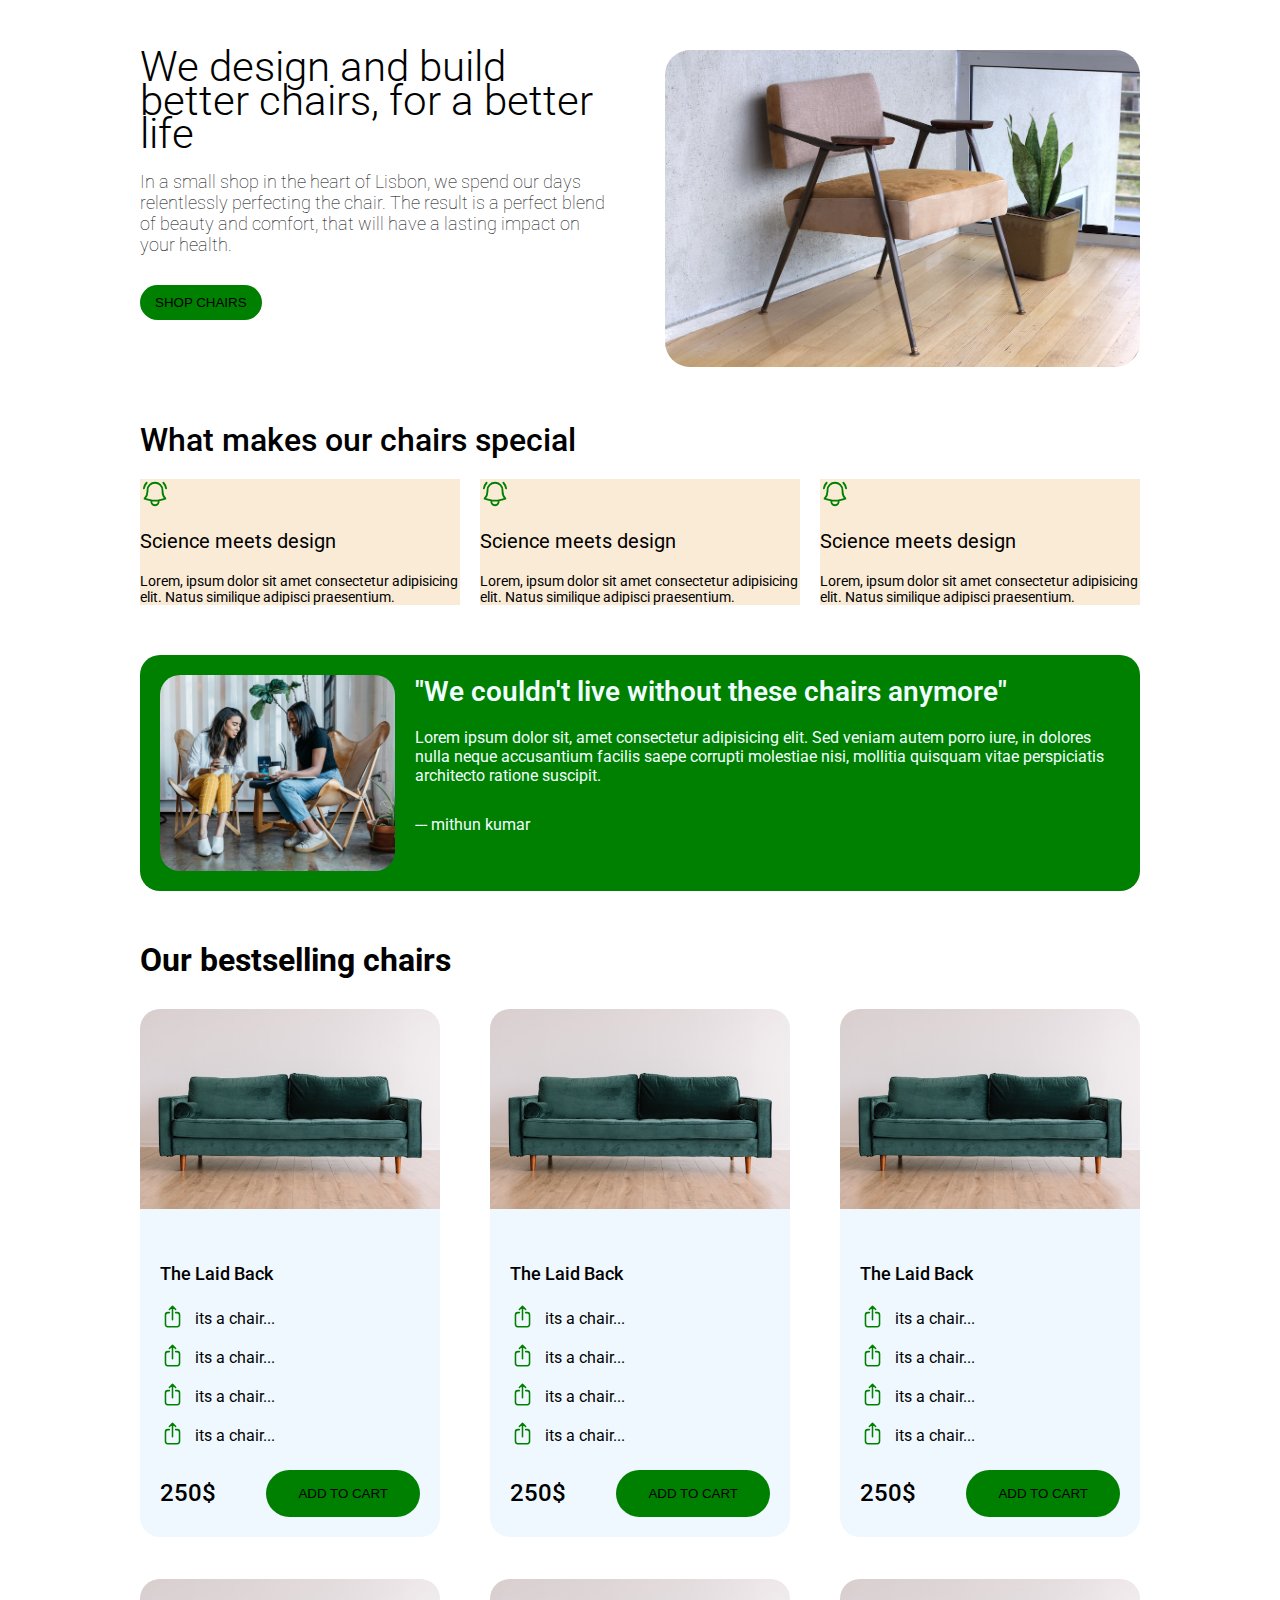
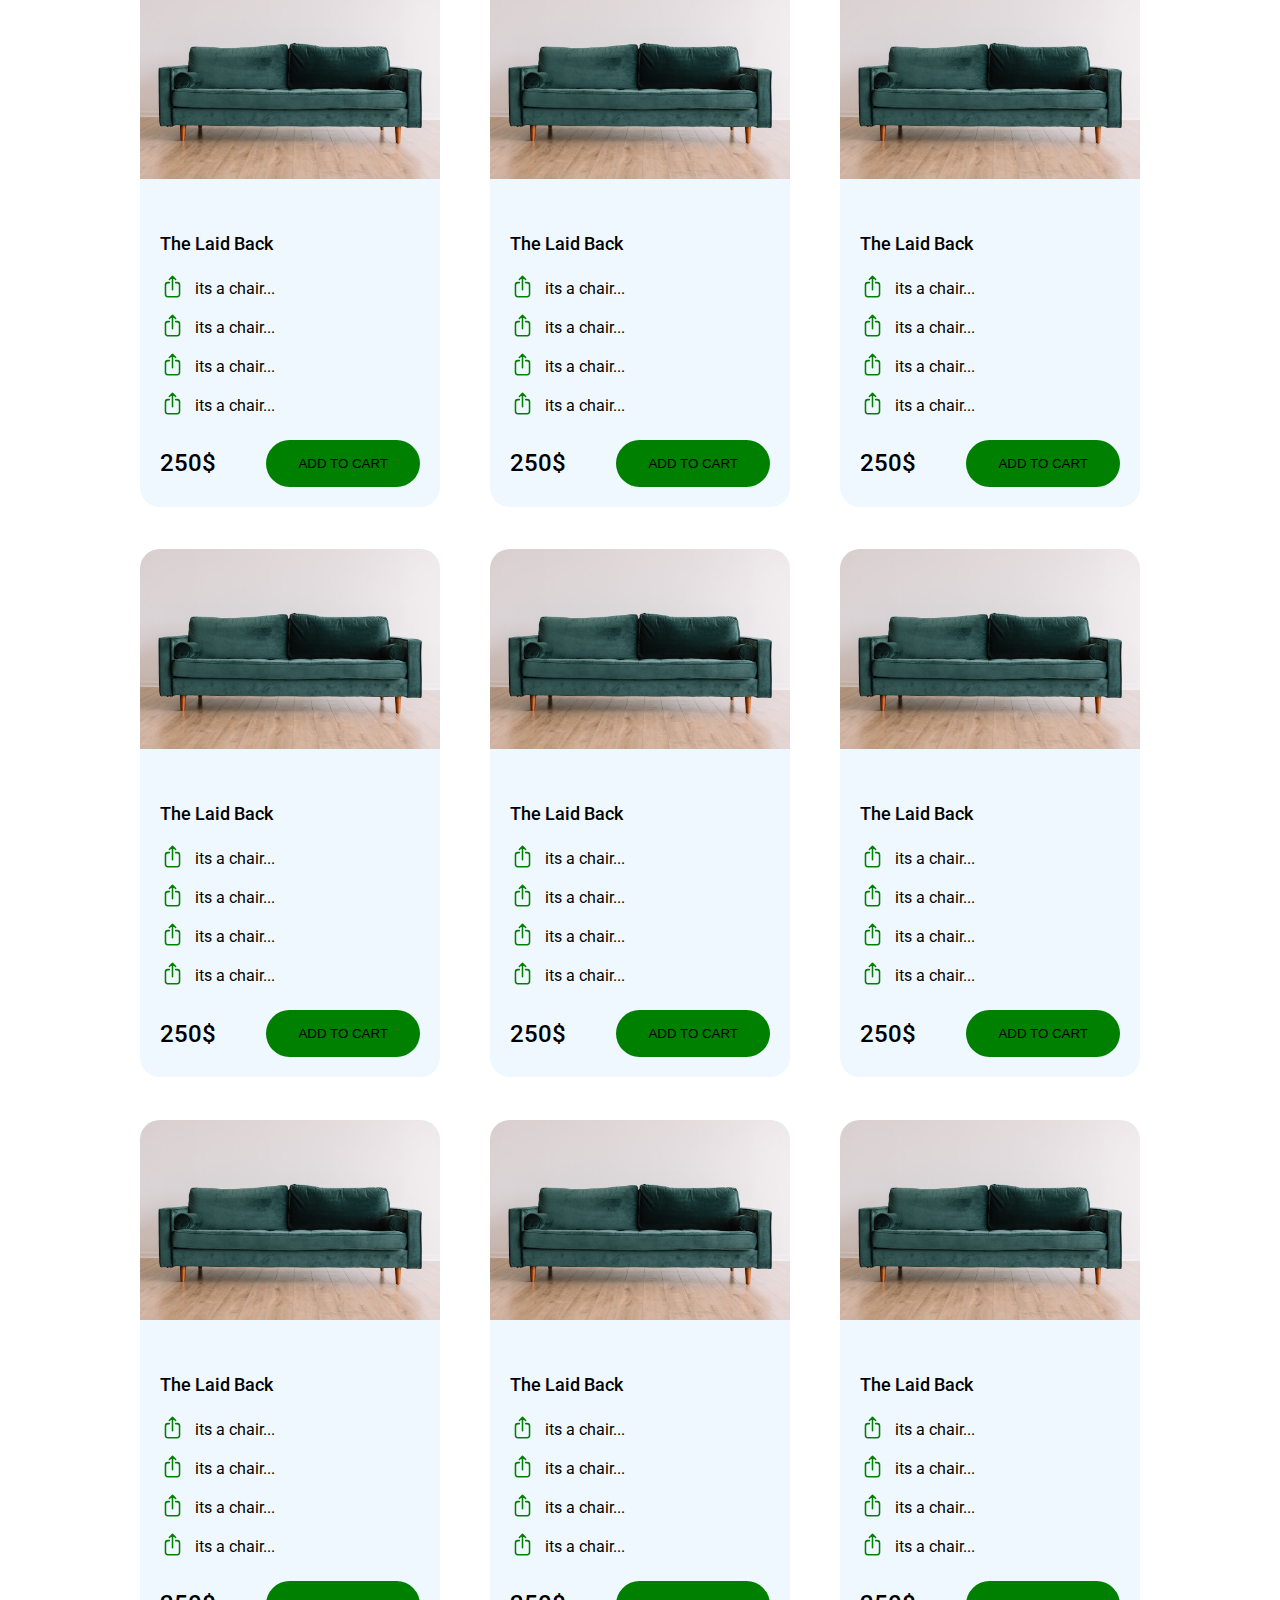
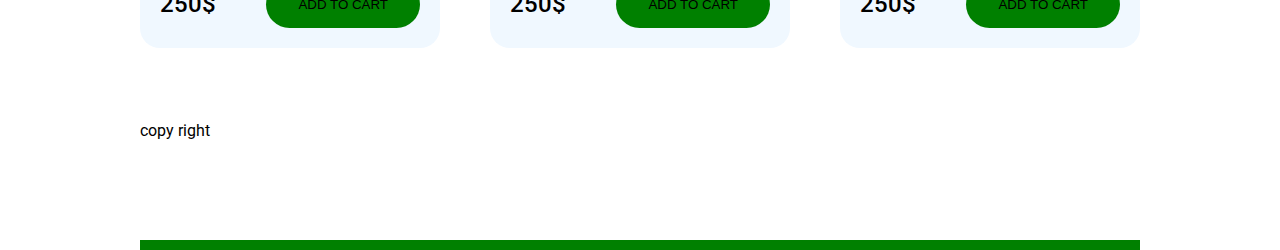
<file: design/index.html>
<!DOCTYPE html>
<html lang="en">
  <head>
    <meta charset="UTF-8" />
    <meta name="viewport" content="width=device-width, initial-scale=1.0" />
    <title>Document</title>
    <link rel="stylesheet" href="style.css" />
    <link rel="preconnect" href="https://fonts.googleapis.com" />
    <link rel="preconnect" href="https://fonts.gstatic.com" crossorigin />
    <link
      href="https://fonts.googleapis.com/css2?family=Roboto:ital,wght@0,100;0,300;0,400;0,500;0,700;0,900;1,100;1,300;1,400;1,500;1,700;1,900&display=swap"
      rel="stylesheet"
    />
  </head>
  <body>
    <div class="container">
      <section class="sect-1">
        <article class="sect-1-art-1">
          <h1 class="sect-1-art-1-head">
            We design and build better chairs, for a better life
          </h1>
          <p class="sect-1-art-1-para">
            In a small shop in the heart of Lisbon, we spend our days
            relentlessly perfecting the chair. The result is a perfect blend of
            beauty and comfort, that will have a lasting impact on your health.
          </p>
          <button class="sect-1-art-1-btn">SHOP CHAIRS</button>
        </article>
        <article class="sect-1-art-2">
          <img src="chair-1.jpg" alt="chair" class="sect-1-art-2-img" />
        </article>
      </section>

      <section class="sect-2">
        <p class="sect-2-head">What makes our chairs special</p>
        <article class="sect-2-art">
          <div class="sect-2-art-box-1">
            <div class="sect-2-art-box-1-svg-cont">
              <svg
                xmlns="http://www.w3.org/2000/svg"
                fill="none"
                viewBox="0 0 24 24"
                stroke-width="1.5"
                stroke="currentColor"
                class="sect-2-svg"
              >
                <path
                  stroke-linecap="round"
                  stroke-linejoin="round"
                  d="M14.857 17.082a23.848 23.848 0 0 0 5.454-1.31A8.967 8.967 0 0 1 18 9.75V9A6 6 0 0 0 6 9v.75a8.967 8.967 0 0 1-2.312 6.022c1.733.64 3.56 1.085 5.455 1.31m5.714 0a24.255 24.255 0 0 1-5.714 0m5.714 0a3 3 0 1 1-5.714 0M3.124 7.5A8.969 8.969 0 0 1 5.292 3m13.416 0a8.969 8.969 0 0 1 2.168 4.5"
                />
              </svg>
            </div>
            <p class="sect-2-art-box-1-head">Science meets design</p>
            <p class="sect-2-art-box-1-para">
              Lorem, ipsum dolor sit amet consectetur adipisicing elit. Natus
              similique adipisci praesentium.
            </p>
          </div>
          <div class="sect-2-art-box-1">
            <div class="sect-2-art-box-1-svg-cont">
              <svg
                xmlns="http://www.w3.org/2000/svg"
                fill="none"
                viewBox="0 0 24 24"
                stroke-width="1.5"
                stroke="currentColor"
                class="sect-2-svg"
              >
                <path
                  stroke-linecap="round"
                  stroke-linejoin="round"
                  d="M14.857 17.082a23.848 23.848 0 0 0 5.454-1.31A8.967 8.967 0 0 1 18 9.75V9A6 6 0 0 0 6 9v.75a8.967 8.967 0 0 1-2.312 6.022c1.733.64 3.56 1.085 5.455 1.31m5.714 0a24.255 24.255 0 0 1-5.714 0m5.714 0a3 3 0 1 1-5.714 0M3.124 7.5A8.969 8.969 0 0 1 5.292 3m13.416 0a8.969 8.969 0 0 1 2.168 4.5"
                />
              </svg>
            </div>
            <p class="sect-2-art-box-1-head">Science meets design</p>
            <p class="sect-2-art-box-1-para">
              Lorem, ipsum dolor sit amet consectetur adipisicing elit. Natus
              similique adipisci praesentium.
            </p>
          </div>
          <div class="sect-2-art-box-1">
            <div class="sect-2-art-box-1-svg-cont">
              <svg
                xmlns="http://www.w3.org/2000/svg"
                fill="none"
                viewBox="0 0 24 24"
                stroke-width="1.5"
                stroke="currentColor"
                class="sect-2-svg"
              >
                <path
                  stroke-linecap="round"
                  stroke-linejoin="round"
                  d="M14.857 17.082a23.848 23.848 0 0 0 5.454-1.31A8.967 8.967 0 0 1 18 9.75V9A6 6 0 0 0 6 9v.75a8.967 8.967 0 0 1-2.312 6.022c1.733.64 3.56 1.085 5.455 1.31m5.714 0a24.255 24.255 0 0 1-5.714 0m5.714 0a3 3 0 1 1-5.714 0M3.124 7.5A8.969 8.969 0 0 1 5.292 3m13.416 0a8.969 8.969 0 0 1 2.168 4.5"
                />
              </svg>
            </div>
            <p class="sect-2-art-box-1-head">Science meets design</p>
            <p class="sect-2-art-box-1-para">
              Lorem, ipsum dolor sit amet consectetur adipisicing elit. Natus
              similique adipisci praesentium.
            </p>
          </div>
        </article>
      </section>

      <section class="sect-3">
        <img class="sect-3-img" src="customers.jpg" alt="pop" />
        <div class="sect-3-text">
          <p class="sect-3-para-1">
            "We couldn't live without these chairs anymore"
          </p>
          <p class="sect-3-para-2">
            Lorem ipsum dolor sit, amet consectetur adipisicing elit. Sed veniam
            autem porro iure, in dolores nulla neque accusantium facilis saepe
            corrupti molestiae nisi, mollitia quisquam vitae perspiciatis
            architecto ratione suscipit.
          </p>
          <p class="sect-3-para-3">--- mithun kumar</p>
        </div>
      </section>

      <section class="sect-4">
        <h1 class="sect-4-head">Our bestselling chairs</h1>
        <div class="sect-4-cards">
          <div class="sect-4-card-1">
            <img src="chair-3.jpg" alt="chair" class="sect-4-card-1-img" />
            <div class="sect-4-card-1-text-price">
              <p class="sect-4-card-1-text-1">The Laid Back</p>
              <div class="sect-4-card-1-icon-text-cont">
                <div class="sect-4-card-1-icon-cont">
                  <svg
                    xmlns="http://www.w3.org/2000/svg"
                    fill="none"
                    viewBox="0 0 24 24"
                    stroke-width="1.5"
                    stroke="currentColor"
                    class="sect-4-svg"
                  >
                    <path
                      stroke-linecap="round"
                      stroke-linejoin="round"
                      d="M9 8.25H7.5a2.25 2.25 0 0 0-2.25 2.25v9a2.25 2.25 0 0 0 2.25 2.25h9a2.25 2.25 0 0 0 2.25-2.25v-9a2.25 2.25 0 0 0-2.25-2.25H15m0-3-3-3m0 0-3 3m3-3V15"
                    />
                  </svg>
                </div>
                <p>its a chair...</p>
              </div>
              <div class="sect-4-card-1-icon-text-cont">
                <div class="sect-4-card-1-icon-cont">
                  <svg
                    xmlns="http://www.w3.org/2000/svg"
                    fill="none"
                    viewBox="0 0 24 24"
                    stroke-width="1.5"
                    stroke="currentColor"
                    class="sect-4-svg"
                  >
                    <path
                      stroke-linecap="round"
                      stroke-linejoin="round"
                      d="M9 8.25H7.5a2.25 2.25 0 0 0-2.25 2.25v9a2.25 2.25 0 0 0 2.25 2.25h9a2.25 2.25 0 0 0 2.25-2.25v-9a2.25 2.25 0 0 0-2.25-2.25H15m0-3-3-3m0 0-3 3m3-3V15"
                    />
                  </svg>
                </div>
                <p>its a chair...</p>
              </div>
              <div class="sect-4-card-1-icon-text-cont">
                <div class="sect-4-card-1-icon-cont">
                  <svg
                    xmlns="http://www.w3.org/2000/svg"
                    fill="none"
                    viewBox="0 0 24 24"
                    stroke-width="1.5"
                    stroke="currentColor"
                    class="sect-4-svg"
                  >
                    <path
                      stroke-linecap="round"
                      stroke-linejoin="round"
                      d="M9 8.25H7.5a2.25 2.25 0 0 0-2.25 2.25v9a2.25 2.25 0 0 0 2.25 2.25h9a2.25 2.25 0 0 0 2.25-2.25v-9a2.25 2.25 0 0 0-2.25-2.25H15m0-3-3-3m0 0-3 3m3-3V15"
                    />
                  </svg>
                </div>
                <p>its a chair...</p>
              </div>
              <div class="sect-4-card-1-icon-text-cont qwerty">
                <div class="sect-4-card-1-icon-cont">
                  <svg
                    xmlns="http://www.w3.org/2000/svg"
                    fill="none"
                    viewBox="0 0 24 24"
                    stroke-width="1.5"
                    stroke="currentColor"
                    class="sect-4-svg"
                  >
                    <path
                      stroke-linecap="round"
                      stroke-linejoin="round"
                      d="M9 8.25H7.5a2.25 2.25 0 0 0-2.25 2.25v9a2.25 2.25 0 0 0 2.25 2.25h9a2.25 2.25 0 0 0 2.25-2.25v-9a2.25 2.25 0 0 0-2.25-2.25H15m0-3-3-3m0 0-3 3m3-3V15"
                    />
                  </svg>
                </div>
                <p>its a chair...</p>
              </div>
              <div class="sect-4-price-btn">
                <p>250$</p>
                <button>ADD TO CART</button>
              </div>
            </div>
          </div>
          <div class="sect-4-card-1">
            <img src="chair-3.jpg" alt="chair" class="sect-4-card-1-img" />
            <div class="sect-4-card-1-text-price">
              <p class="sect-4-card-1-text-1">The Laid Back</p>
              <div class="sect-4-card-1-icon-text-cont">
                <div class="sect-4-card-1-icon-cont">
                  <svg
                    xmlns="http://www.w3.org/2000/svg"
                    fill="none"
                    viewBox="0 0 24 24"
                    stroke-width="1.5"
                    stroke="currentColor"
                    class="sect-4-svg"
                  >
                    <path
                      stroke-linecap="round"
                      stroke-linejoin="round"
                      d="M9 8.25H7.5a2.25 2.25 0 0 0-2.25 2.25v9a2.25 2.25 0 0 0 2.25 2.25h9a2.25 2.25 0 0 0 2.25-2.25v-9a2.25 2.25 0 0 0-2.25-2.25H15m0-3-3-3m0 0-3 3m3-3V15"
                    />
                  </svg>
                </div>
                <p>its a chair...</p>
              </div>
              <div class="sect-4-card-1-icon-text-cont">
                <div class="sect-4-card-1-icon-cont">
                  <svg
                    xmlns="http://www.w3.org/2000/svg"
                    fill="none"
                    viewBox="0 0 24 24"
                    stroke-width="1.5"
                    stroke="currentColor"
                    class="sect-4-svg"
                  >
                    <path
                      stroke-linecap="round"
                      stroke-linejoin="round"
                      d="M9 8.25H7.5a2.25 2.25 0 0 0-2.25 2.25v9a2.25 2.25 0 0 0 2.25 2.25h9a2.25 2.25 0 0 0 2.25-2.25v-9a2.25 2.25 0 0 0-2.25-2.25H15m0-3-3-3m0 0-3 3m3-3V15"
                    />
                  </svg>
                </div>
                <p>its a chair...</p>
              </div>
              <div class="sect-4-card-1-icon-text-cont">
                <div class="sect-4-card-1-icon-cont">
                  <svg
                    xmlns="http://www.w3.org/2000/svg"
                    fill="none"
                    viewBox="0 0 24 24"
                    stroke-width="1.5"
                    stroke="currentColor"
                    class="sect-4-svg"
                  >
                    <path
                      stroke-linecap="round"
                      stroke-linejoin="round"
                      d="M9 8.25H7.5a2.25 2.25 0 0 0-2.25 2.25v9a2.25 2.25 0 0 0 2.25 2.25h9a2.25 2.25 0 0 0 2.25-2.25v-9a2.25 2.25 0 0 0-2.25-2.25H15m0-3-3-3m0 0-3 3m3-3V15"
                    />
                  </svg>
                </div>
                <p>its a chair...</p>
              </div>
              <div class="sect-4-card-1-icon-text-cont qwerty">
                <div class="sect-4-card-1-icon-cont">
                  <svg
                    xmlns="http://www.w3.org/2000/svg"
                    fill="none"
                    viewBox="0 0 24 24"
                    stroke-width="1.5"
                    stroke="currentColor"
                    class="sect-4-svg"
                  >
                    <path
                      stroke-linecap="round"
                      stroke-linejoin="round"
                      d="M9 8.25H7.5a2.25 2.25 0 0 0-2.25 2.25v9a2.25 2.25 0 0 0 2.25 2.25h9a2.25 2.25 0 0 0 2.25-2.25v-9a2.25 2.25 0 0 0-2.25-2.25H15m0-3-3-3m0 0-3 3m3-3V15"
                    />
                  </svg>
                </div>
                <p>its a chair...</p>
              </div>
              <div class="sect-4-price-btn">
                <p>250$</p>
                <button>ADD TO CART</button>
              </div>
            </div>
          </div>
          <div class="sect-4-card-1">
            <img src="chair-3.jpg" alt="chair" class="sect-4-card-1-img" />
            <div class="sect-4-card-1-text-price">
              <p class="sect-4-card-1-text-1">The Laid Back</p>
              <div class="sect-4-card-1-icon-text-cont">
                <div class="sect-4-card-1-icon-cont">
                  <svg
                    xmlns="http://www.w3.org/2000/svg"
                    fill="none"
                    viewBox="0 0 24 24"
                    stroke-width="1.5"
                    stroke="currentColor"
                    class="sect-4-svg"
                  >
                    <path
                      stroke-linecap="round"
                      stroke-linejoin="round"
                      d="M9 8.25H7.5a2.25 2.25 0 0 0-2.25 2.25v9a2.25 2.25 0 0 0 2.25 2.25h9a2.25 2.25 0 0 0 2.25-2.25v-9a2.25 2.25 0 0 0-2.25-2.25H15m0-3-3-3m0 0-3 3m3-3V15"
                    />
                  </svg>
                </div>
                <p>its a chair...</p>
              </div>
              <div class="sect-4-card-1-icon-text-cont">
                <div class="sect-4-card-1-icon-cont">
                  <svg
                    xmlns="http://www.w3.org/2000/svg"
                    fill="none"
                    viewBox="0 0 24 24"
                    stroke-width="1.5"
                    stroke="currentColor"
                    class="sect-4-svg"
                  >
                    <path
                      stroke-linecap="round"
                      stroke-linejoin="round"
                      d="M9 8.25H7.5a2.25 2.25 0 0 0-2.25 2.25v9a2.25 2.25 0 0 0 2.25 2.25h9a2.25 2.25 0 0 0 2.25-2.25v-9a2.25 2.25 0 0 0-2.25-2.25H15m0-3-3-3m0 0-3 3m3-3V15"
                    />
                  </svg>
                </div>
                <p>its a chair...</p>
              </div>
              <div class="sect-4-card-1-icon-text-cont">
                <div class="sect-4-card-1-icon-cont">
                  <svg
                    xmlns="http://www.w3.org/2000/svg"
                    fill="none"
                    viewBox="0 0 24 24"
                    stroke-width="1.5"
                    stroke="currentColor"
                    class="sect-4-svg"
                  >
                    <path
                      stroke-linecap="round"
                      stroke-linejoin="round"
                      d="M9 8.25H7.5a2.25 2.25 0 0 0-2.25 2.25v9a2.25 2.25 0 0 0 2.25 2.25h9a2.25 2.25 0 0 0 2.25-2.25v-9a2.25 2.25 0 0 0-2.25-2.25H15m0-3-3-3m0 0-3 3m3-3V15"
                    />
                  </svg>
                </div>
                <p>its a chair...</p>
              </div>
              <div class="sect-4-card-1-icon-text-cont qwerty">
                <div class="sect-4-card-1-icon-cont">
                  <svg
                    xmlns="http://www.w3.org/2000/svg"
                    fill="none"
                    viewBox="0 0 24 24"
                    stroke-width="1.5"
                    stroke="currentColor"
                    class="sect-4-svg"
                  >
                    <path
                      stroke-linecap="round"
                      stroke-linejoin="round"
                      d="M9 8.25H7.5a2.25 2.25 0 0 0-2.25 2.25v9a2.25 2.25 0 0 0 2.25 2.25h9a2.25 2.25 0 0 0 2.25-2.25v-9a2.25 2.25 0 0 0-2.25-2.25H15m0-3-3-3m0 0-3 3m3-3V15"
                    />
                  </svg>
                </div>
                <p>its a chair...</p>
              </div>
              <div class="sect-4-price-btn">
                <p>250$</p>
                <button>ADD TO CART</button>
              </div>
            </div>
          </div>
          <div class="sect-4-card-1">
            <img src="chair-3.jpg" alt="chair" class="sect-4-card-1-img" />
            <div class="sect-4-card-1-text-price">
              <p class="sect-4-card-1-text-1">The Laid Back</p>
              <div class="sect-4-card-1-icon-text-cont">
                <div class="sect-4-card-1-icon-cont">
                  <svg
                    xmlns="http://www.w3.org/2000/svg"
                    fill="none"
                    viewBox="0 0 24 24"
                    stroke-width="1.5"
                    stroke="currentColor"
                    class="sect-4-svg"
                  >
                    <path
                      stroke-linecap="round"
                      stroke-linejoin="round"
                      d="M9 8.25H7.5a2.25 2.25 0 0 0-2.25 2.25v9a2.25 2.25 0 0 0 2.25 2.25h9a2.25 2.25 0 0 0 2.25-2.25v-9a2.25 2.25 0 0 0-2.25-2.25H15m0-3-3-3m0 0-3 3m3-3V15"
                    />
                  </svg>
                </div>
                <p>its a chair...</p>
              </div>
              <div class="sect-4-card-1-icon-text-cont">
                <div class="sect-4-card-1-icon-cont">
                  <svg
                    xmlns="http://www.w3.org/2000/svg"
                    fill="none"
                    viewBox="0 0 24 24"
                    stroke-width="1.5"
                    stroke="currentColor"
                    class="sect-4-svg"
                  >
                    <path
                      stroke-linecap="round"
                      stroke-linejoin="round"
                      d="M9 8.25H7.5a2.25 2.25 0 0 0-2.25 2.25v9a2.25 2.25 0 0 0 2.25 2.25h9a2.25 2.25 0 0 0 2.25-2.25v-9a2.25 2.25 0 0 0-2.25-2.25H15m0-3-3-3m0 0-3 3m3-3V15"
                    />
                  </svg>
                </div>
                <p>its a chair...</p>
              </div>
              <div class="sect-4-card-1-icon-text-cont">
                <div class="sect-4-card-1-icon-cont">
                  <svg
                    xmlns="http://www.w3.org/2000/svg"
                    fill="none"
                    viewBox="0 0 24 24"
                    stroke-width="1.5"
                    stroke="currentColor"
                    class="sect-4-svg"
                  >
                    <path
                      stroke-linecap="round"
                      stroke-linejoin="round"
                      d="M9 8.25H7.5a2.25 2.25 0 0 0-2.25 2.25v9a2.25 2.25 0 0 0 2.25 2.25h9a2.25 2.25 0 0 0 2.25-2.25v-9a2.25 2.25 0 0 0-2.25-2.25H15m0-3-3-3m0 0-3 3m3-3V15"
                    />
                  </svg>
                </div>
                <p>its a chair...</p>
              </div>
              <div class="sect-4-card-1-icon-text-cont qwerty">
                <div class="sect-4-card-1-icon-cont">
                  <svg
                    xmlns="http://www.w3.org/2000/svg"
                    fill="none"
                    viewBox="0 0 24 24"
                    stroke-width="1.5"
                    stroke="currentColor"
                    class="sect-4-svg"
                  >
                    <path
                      stroke-linecap="round"
                      stroke-linejoin="round"
                      d="M9 8.25H7.5a2.25 2.25 0 0 0-2.25 2.25v9a2.25 2.25 0 0 0 2.25 2.25h9a2.25 2.25 0 0 0 2.25-2.25v-9a2.25 2.25 0 0 0-2.25-2.25H15m0-3-3-3m0 0-3 3m3-3V15"
                    />
                  </svg>
                </div>
                <p>its a chair...</p>
              </div>
              <div class="sect-4-price-btn">
                <p>250$</p>
                <button>ADD TO CART</button>
              </div>
            </div>
          </div>
          <div class="sect-4-card-1">
            <img src="chair-3.jpg" alt="chair" class="sect-4-card-1-img" />
            <div class="sect-4-card-1-text-price">
              <p class="sect-4-card-1-text-1">The Laid Back</p>
              <div class="sect-4-card-1-icon-text-cont">
                <div class="sect-4-card-1-icon-cont">
                  <svg
                    xmlns="http://www.w3.org/2000/svg"
                    fill="none"
                    viewBox="0 0 24 24"
                    stroke-width="1.5"
                    stroke="currentColor"
                    class="sect-4-svg"
                  >
                    <path
                      stroke-linecap="round"
                      stroke-linejoin="round"
                      d="M9 8.25H7.5a2.25 2.25 0 0 0-2.25 2.25v9a2.25 2.25 0 0 0 2.25 2.25h9a2.25 2.25 0 0 0 2.25-2.25v-9a2.25 2.25 0 0 0-2.25-2.25H15m0-3-3-3m0 0-3 3m3-3V15"
                    />
                  </svg>
                </div>
                <p>its a chair...</p>
              </div>
              <div class="sect-4-card-1-icon-text-cont">
                <div class="sect-4-card-1-icon-cont">
                  <svg
                    xmlns="http://www.w3.org/2000/svg"
                    fill="none"
                    viewBox="0 0 24 24"
                    stroke-width="1.5"
                    stroke="currentColor"
                    class="sect-4-svg"
                  >
                    <path
                      stroke-linecap="round"
                      stroke-linejoin="round"
                      d="M9 8.25H7.5a2.25 2.25 0 0 0-2.25 2.25v9a2.25 2.25 0 0 0 2.25 2.25h9a2.25 2.25 0 0 0 2.25-2.25v-9a2.25 2.25 0 0 0-2.25-2.25H15m0-3-3-3m0 0-3 3m3-3V15"
                    />
                  </svg>
                </div>
                <p>its a chair...</p>
              </div>
              <div class="sect-4-card-1-icon-text-cont">
                <div class="sect-4-card-1-icon-cont">
                  <svg
                    xmlns="http://www.w3.org/2000/svg"
                    fill="none"
                    viewBox="0 0 24 24"
                    stroke-width="1.5"
                    stroke="currentColor"
                    class="sect-4-svg"
                  >
                    <path
                      stroke-linecap="round"
                      stroke-linejoin="round"
                      d="M9 8.25H7.5a2.25 2.25 0 0 0-2.25 2.25v9a2.25 2.25 0 0 0 2.25 2.25h9a2.25 2.25 0 0 0 2.25-2.25v-9a2.25 2.25 0 0 0-2.25-2.25H15m0-3-3-3m0 0-3 3m3-3V15"
                    />
                  </svg>
                </div>
                <p>its a chair...</p>
              </div>
              <div class="sect-4-card-1-icon-text-cont qwerty">
                <div class="sect-4-card-1-icon-cont">
                  <svg
                    xmlns="http://www.w3.org/2000/svg"
                    fill="none"
                    viewBox="0 0 24 24"
                    stroke-width="1.5"
                    stroke="currentColor"
                    class="sect-4-svg"
                  >
                    <path
                      stroke-linecap="round"
                      stroke-linejoin="round"
                      d="M9 8.25H7.5a2.25 2.25 0 0 0-2.25 2.25v9a2.25 2.25 0 0 0 2.25 2.25h9a2.25 2.25 0 0 0 2.25-2.25v-9a2.25 2.25 0 0 0-2.25-2.25H15m0-3-3-3m0 0-3 3m3-3V15"
                    />
                  </svg>
                </div>
                <p>its a chair...</p>
              </div>
              <div class="sect-4-price-btn">
                <p>250$</p>
                <button>ADD TO CART</button>
              </div>
            </div>
          </div>
          <div class="sect-4-card-1">
            <img src="chair-3.jpg" alt="chair" class="sect-4-card-1-img" />
            <div class="sect-4-card-1-text-price">
              <p class="sect-4-card-1-text-1">The Laid Back</p>
              <div class="sect-4-card-1-icon-text-cont">
                <div class="sect-4-card-1-icon-cont">
                  <svg
                    xmlns="http://www.w3.org/2000/svg"
                    fill="none"
                    viewBox="0 0 24 24"
                    stroke-width="1.5"
                    stroke="currentColor"
                    class="sect-4-svg"
                  >
                    <path
                      stroke-linecap="round"
                      stroke-linejoin="round"
                      d="M9 8.25H7.5a2.25 2.25 0 0 0-2.25 2.25v9a2.25 2.25 0 0 0 2.25 2.25h9a2.25 2.25 0 0 0 2.25-2.25v-9a2.25 2.25 0 0 0-2.25-2.25H15m0-3-3-3m0 0-3 3m3-3V15"
                    />
                  </svg>
                </div>
                <p>its a chair...</p>
              </div>
              <div class="sect-4-card-1-icon-text-cont">
                <div class="sect-4-card-1-icon-cont">
                  <svg
                    xmlns="http://www.w3.org/2000/svg"
                    fill="none"
                    viewBox="0 0 24 24"
                    stroke-width="1.5"
                    stroke="currentColor"
                    class="sect-4-svg"
                  >
                    <path
                      stroke-linecap="round"
                      stroke-linejoin="round"
                      d="M9 8.25H7.5a2.25 2.25 0 0 0-2.25 2.25v9a2.25 2.25 0 0 0 2.25 2.25h9a2.25 2.25 0 0 0 2.25-2.25v-9a2.25 2.25 0 0 0-2.25-2.25H15m0-3-3-3m0 0-3 3m3-3V15"
                    />
                  </svg>
                </div>
                <p>its a chair...</p>
              </div>
              <div class="sect-4-card-1-icon-text-cont">
                <div class="sect-4-card-1-icon-cont">
                  <svg
                    xmlns="http://www.w3.org/2000/svg"
                    fill="none"
                    viewBox="0 0 24 24"
                    stroke-width="1.5"
                    stroke="currentColor"
                    class="sect-4-svg"
                  >
                    <path
                      stroke-linecap="round"
                      stroke-linejoin="round"
                      d="M9 8.25H7.5a2.25 2.25 0 0 0-2.25 2.25v9a2.25 2.25 0 0 0 2.25 2.25h9a2.25 2.25 0 0 0 2.25-2.25v-9a2.25 2.25 0 0 0-2.25-2.25H15m0-3-3-3m0 0-3 3m3-3V15"
                    />
                  </svg>
                </div>
                <p>its a chair...</p>
              </div>
              <div class="sect-4-card-1-icon-text-cont qwerty">
                <div class="sect-4-card-1-icon-cont">
                  <svg
                    xmlns="http://www.w3.org/2000/svg"
                    fill="none"
                    viewBox="0 0 24 24"
                    stroke-width="1.5"
                    stroke="currentColor"
                    class="sect-4-svg"
                  >
                    <path
                      stroke-linecap="round"
                      stroke-linejoin="round"
                      d="M9 8.25H7.5a2.25 2.25 0 0 0-2.25 2.25v9a2.25 2.25 0 0 0 2.25 2.25h9a2.25 2.25 0 0 0 2.25-2.25v-9a2.25 2.25 0 0 0-2.25-2.25H15m0-3-3-3m0 0-3 3m3-3V15"
                    />
                  </svg>
                </div>
                <p>its a chair...</p>
              </div>
              <div class="sect-4-price-btn">
                <p>250$</p>
                <button>ADD TO CART</button>
              </div>
            </div>
          </div>
          <div class="sect-4-card-1">
            <img src="chair-3.jpg" alt="chair" class="sect-4-card-1-img" />
            <div class="sect-4-card-1-text-price">
              <p class="sect-4-card-1-text-1">The Laid Back</p>
              <div class="sect-4-card-1-icon-text-cont">
                <div class="sect-4-card-1-icon-cont">
                  <svg
                    xmlns="http://www.w3.org/2000/svg"
                    fill="none"
                    viewBox="0 0 24 24"
                    stroke-width="1.5"
                    stroke="currentColor"
                    class="sect-4-svg"
                  >
                    <path
                      stroke-linecap="round"
                      stroke-linejoin="round"
                      d="M9 8.25H7.5a2.25 2.25 0 0 0-2.25 2.25v9a2.25 2.25 0 0 0 2.25 2.25h9a2.25 2.25 0 0 0 2.25-2.25v-9a2.25 2.25 0 0 0-2.25-2.25H15m0-3-3-3m0 0-3 3m3-3V15"
                    />
                  </svg>
                </div>
                <p>its a chair...</p>
              </div>
              <div class="sect-4-card-1-icon-text-cont">
                <div class="sect-4-card-1-icon-cont">
                  <svg
                    xmlns="http://www.w3.org/2000/svg"
                    fill="none"
                    viewBox="0 0 24 24"
                    stroke-width="1.5"
                    stroke="currentColor"
                    class="sect-4-svg"
                  >
                    <path
                      stroke-linecap="round"
                      stroke-linejoin="round"
                      d="M9 8.25H7.5a2.25 2.25 0 0 0-2.25 2.25v9a2.25 2.25 0 0 0 2.25 2.25h9a2.25 2.25 0 0 0 2.25-2.25v-9a2.25 2.25 0 0 0-2.25-2.25H15m0-3-3-3m0 0-3 3m3-3V15"
                    />
                  </svg>
                </div>
                <p>its a chair...</p>
              </div>
              <div class="sect-4-card-1-icon-text-cont">
                <div class="sect-4-card-1-icon-cont">
                  <svg
                    xmlns="http://www.w3.org/2000/svg"
                    fill="none"
                    viewBox="0 0 24 24"
                    stroke-width="1.5"
                    stroke="currentColor"
                    class="sect-4-svg"
                  >
                    <path
                      stroke-linecap="round"
                      stroke-linejoin="round"
                      d="M9 8.25H7.5a2.25 2.25 0 0 0-2.25 2.25v9a2.25 2.25 0 0 0 2.25 2.25h9a2.25 2.25 0 0 0 2.25-2.25v-9a2.25 2.25 0 0 0-2.25-2.25H15m0-3-3-3m0 0-3 3m3-3V15"
                    />
                  </svg>
                </div>
                <p>its a chair...</p>
              </div>
              <div class="sect-4-card-1-icon-text-cont qwerty">
                <div class="sect-4-card-1-icon-cont">
                  <svg
                    xmlns="http://www.w3.org/2000/svg"
                    fill="none"
                    viewBox="0 0 24 24"
                    stroke-width="1.5"
                    stroke="currentColor"
                    class="sect-4-svg"
                  >
                    <path
                      stroke-linecap="round"
                      stroke-linejoin="round"
                      d="M9 8.25H7.5a2.25 2.25 0 0 0-2.25 2.25v9a2.25 2.25 0 0 0 2.25 2.25h9a2.25 2.25 0 0 0 2.25-2.25v-9a2.25 2.25 0 0 0-2.25-2.25H15m0-3-3-3m0 0-3 3m3-3V15"
                    />
                  </svg>
                </div>
                <p>its a chair...</p>
              </div>
              <div class="sect-4-price-btn">
                <p>250$</p>
                <button>ADD TO CART</button>
              </div>
            </div>
          </div>
          <div class="sect-4-card-1">
            <img src="chair-3.jpg" alt="chair" class="sect-4-card-1-img" />
            <div class="sect-4-card-1-text-price">
              <p class="sect-4-card-1-text-1">The Laid Back</p>
              <div class="sect-4-card-1-icon-text-cont">
                <div class="sect-4-card-1-icon-cont">
                  <svg
                    xmlns="http://www.w3.org/2000/svg"
                    fill="none"
                    viewBox="0 0 24 24"
                    stroke-width="1.5"
                    stroke="currentColor"
                    class="sect-4-svg"
                  >
                    <path
                      stroke-linecap="round"
                      stroke-linejoin="round"
                      d="M9 8.25H7.5a2.25 2.25 0 0 0-2.25 2.25v9a2.25 2.25 0 0 0 2.25 2.25h9a2.25 2.25 0 0 0 2.25-2.25v-9a2.25 2.25 0 0 0-2.25-2.25H15m0-3-3-3m0 0-3 3m3-3V15"
                    />
                  </svg>
                </div>
                <p>its a chair...</p>
              </div>
              <div class="sect-4-card-1-icon-text-cont">
                <div class="sect-4-card-1-icon-cont">
                  <svg
                    xmlns="http://www.w3.org/2000/svg"
                    fill="none"
                    viewBox="0 0 24 24"
                    stroke-width="1.5"
                    stroke="currentColor"
                    class="sect-4-svg"
                  >
                    <path
                      stroke-linecap="round"
                      stroke-linejoin="round"
                      d="M9 8.25H7.5a2.25 2.25 0 0 0-2.25 2.25v9a2.25 2.25 0 0 0 2.25 2.25h9a2.25 2.25 0 0 0 2.25-2.25v-9a2.25 2.25 0 0 0-2.25-2.25H15m0-3-3-3m0 0-3 3m3-3V15"
                    />
                  </svg>
                </div>
                <p>its a chair...</p>
              </div>
              <div class="sect-4-card-1-icon-text-cont">
                <div class="sect-4-card-1-icon-cont">
                  <svg
                    xmlns="http://www.w3.org/2000/svg"
                    fill="none"
                    viewBox="0 0 24 24"
                    stroke-width="1.5"
                    stroke="currentColor"
                    class="sect-4-svg"
                  >
                    <path
                      stroke-linecap="round"
                      stroke-linejoin="round"
                      d="M9 8.25H7.5a2.25 2.25 0 0 0-2.25 2.25v9a2.25 2.25 0 0 0 2.25 2.25h9a2.25 2.25 0 0 0 2.25-2.25v-9a2.25 2.25 0 0 0-2.25-2.25H15m0-3-3-3m0 0-3 3m3-3V15"
                    />
                  </svg>
                </div>
                <p>its a chair...</p>
              </div>
              <div class="sect-4-card-1-icon-text-cont qwerty">
                <div class="sect-4-card-1-icon-cont">
                  <svg
                    xmlns="http://www.w3.org/2000/svg"
                    fill="none"
                    viewBox="0 0 24 24"
                    stroke-width="1.5"
                    stroke="currentColor"
                    class="sect-4-svg"
                  >
                    <path
                      stroke-linecap="round"
                      stroke-linejoin="round"
                      d="M9 8.25H7.5a2.25 2.25 0 0 0-2.25 2.25v9a2.25 2.25 0 0 0 2.25 2.25h9a2.25 2.25 0 0 0 2.25-2.25v-9a2.25 2.25 0 0 0-2.25-2.25H15m0-3-3-3m0 0-3 3m3-3V15"
                    />
                  </svg>
                </div>
                <p>its a chair...</p>
              </div>
              <div class="sect-4-price-btn">
                <p>250$</p>
                <button>ADD TO CART</button>
              </div>
            </div>
          </div>
          <div class="sect-4-card-1">
            <img src="chair-3.jpg" alt="chair" class="sect-4-card-1-img" />
            <div class="sect-4-card-1-text-price">
              <p class="sect-4-card-1-text-1">The Laid Back</p>
              <div class="sect-4-card-1-icon-text-cont">
                <div class="sect-4-card-1-icon-cont">
                  <svg
                    xmlns="http://www.w3.org/2000/svg"
                    fill="none"
                    viewBox="0 0 24 24"
                    stroke-width="1.5"
                    stroke="currentColor"
                    class="sect-4-svg"
                  >
                    <path
                      stroke-linecap="round"
                      stroke-linejoin="round"
                      d="M9 8.25H7.5a2.25 2.25 0 0 0-2.25 2.25v9a2.25 2.25 0 0 0 2.25 2.25h9a2.25 2.25 0 0 0 2.25-2.25v-9a2.25 2.25 0 0 0-2.25-2.25H15m0-3-3-3m0 0-3 3m3-3V15"
                    />
                  </svg>
                </div>
                <p>its a chair...</p>
              </div>
              <div class="sect-4-card-1-icon-text-cont">
                <div class="sect-4-card-1-icon-cont">
                  <svg
                    xmlns="http://www.w3.org/2000/svg"
                    fill="none"
                    viewBox="0 0 24 24"
                    stroke-width="1.5"
                    stroke="currentColor"
                    class="sect-4-svg"
                  >
                    <path
                      stroke-linecap="round"
                      stroke-linejoin="round"
                      d="M9 8.25H7.5a2.25 2.25 0 0 0-2.25 2.25v9a2.25 2.25 0 0 0 2.25 2.25h9a2.25 2.25 0 0 0 2.25-2.25v-9a2.25 2.25 0 0 0-2.25-2.25H15m0-3-3-3m0 0-3 3m3-3V15"
                    />
                  </svg>
                </div>
                <p>its a chair...</p>
              </div>
              <div class="sect-4-card-1-icon-text-cont">
                <div class="sect-4-card-1-icon-cont">
                  <svg
                    xmlns="http://www.w3.org/2000/svg"
                    fill="none"
                    viewBox="0 0 24 24"
                    stroke-width="1.5"
                    stroke="currentColor"
                    class="sect-4-svg"
                  >
                    <path
                      stroke-linecap="round"
                      stroke-linejoin="round"
                      d="M9 8.25H7.5a2.25 2.25 0 0 0-2.25 2.25v9a2.25 2.25 0 0 0 2.25 2.25h9a2.25 2.25 0 0 0 2.25-2.25v-9a2.25 2.25 0 0 0-2.25-2.25H15m0-3-3-3m0 0-3 3m3-3V15"
                    />
                  </svg>
                </div>
                <p>its a chair...</p>
              </div>
              <div class="sect-4-card-1-icon-text-cont qwerty">
                <div class="sect-4-card-1-icon-cont">
                  <svg
                    xmlns="http://www.w3.org/2000/svg"
                    fill="none"
                    viewBox="0 0 24 24"
                    stroke-width="1.5"
                    stroke="currentColor"
                    class="sect-4-svg"
                  >
                    <path
                      stroke-linecap="round"
                      stroke-linejoin="round"
                      d="M9 8.25H7.5a2.25 2.25 0 0 0-2.25 2.25v9a2.25 2.25 0 0 0 2.25 2.25h9a2.25 2.25 0 0 0 2.25-2.25v-9a2.25 2.25 0 0 0-2.25-2.25H15m0-3-3-3m0 0-3 3m3-3V15"
                    />
                  </svg>
                </div>
                <p>its a chair...</p>
              </div>
              <div class="sect-4-price-btn">
                <p>250$</p>
                <button>ADD TO CART</button>
              </div>
            </div>
          </div>
          <div class="sect-4-card-1">
            <img src="chair-3.jpg" alt="chair" class="sect-4-card-1-img" />
            <div class="sect-4-card-1-text-price">
              <p class="sect-4-card-1-text-1">The Laid Back</p>
              <div class="sect-4-card-1-icon-text-cont">
                <div class="sect-4-card-1-icon-cont">
                  <svg
                    xmlns="http://www.w3.org/2000/svg"
                    fill="none"
                    viewBox="0 0 24 24"
                    stroke-width="1.5"
                    stroke="currentColor"
                    class="sect-4-svg"
                  >
                    <path
                      stroke-linecap="round"
                      stroke-linejoin="round"
                      d="M9 8.25H7.5a2.25 2.25 0 0 0-2.25 2.25v9a2.25 2.25 0 0 0 2.25 2.25h9a2.25 2.25 0 0 0 2.25-2.25v-9a2.25 2.25 0 0 0-2.25-2.25H15m0-3-3-3m0 0-3 3m3-3V15"
                    />
                  </svg>
                </div>
                <p>its a chair...</p>
              </div>
              <div class="sect-4-card-1-icon-text-cont">
                <div class="sect-4-card-1-icon-cont">
                  <svg
                    xmlns="http://www.w3.org/2000/svg"
                    fill="none"
                    viewBox="0 0 24 24"
                    stroke-width="1.5"
                    stroke="currentColor"
                    class="sect-4-svg"
                  >
                    <path
                      stroke-linecap="round"
                      stroke-linejoin="round"
                      d="M9 8.25H7.5a2.25 2.25 0 0 0-2.25 2.25v9a2.25 2.25 0 0 0 2.25 2.25h9a2.25 2.25 0 0 0 2.25-2.25v-9a2.25 2.25 0 0 0-2.25-2.25H15m0-3-3-3m0 0-3 3m3-3V15"
                    />
                  </svg>
                </div>
                <p>its a chair...</p>
              </div>
              <div class="sect-4-card-1-icon-text-cont">
                <div class="sect-4-card-1-icon-cont">
                  <svg
                    xmlns="http://www.w3.org/2000/svg"
                    fill="none"
                    viewBox="0 0 24 24"
                    stroke-width="1.5"
                    stroke="currentColor"
                    class="sect-4-svg"
                  >
                    <path
                      stroke-linecap="round"
                      stroke-linejoin="round"
                      d="M9 8.25H7.5a2.25 2.25 0 0 0-2.25 2.25v9a2.25 2.25 0 0 0 2.25 2.25h9a2.25 2.25 0 0 0 2.25-2.25v-9a2.25 2.25 0 0 0-2.25-2.25H15m0-3-3-3m0 0-3 3m3-3V15"
                    />
                  </svg>
                </div>
                <p>its a chair...</p>
              </div>
              <div class="sect-4-card-1-icon-text-cont qwerty">
                <div class="sect-4-card-1-icon-cont">
                  <svg
                    xmlns="http://www.w3.org/2000/svg"
                    fill="none"
                    viewBox="0 0 24 24"
                    stroke-width="1.5"
                    stroke="currentColor"
                    class="sect-4-svg"
                  >
                    <path
                      stroke-linecap="round"
                      stroke-linejoin="round"
                      d="M9 8.25H7.5a2.25 2.25 0 0 0-2.25 2.25v9a2.25 2.25 0 0 0 2.25 2.25h9a2.25 2.25 0 0 0 2.25-2.25v-9a2.25 2.25 0 0 0-2.25-2.25H15m0-3-3-3m0 0-3 3m3-3V15"
                    />
                  </svg>
                </div>
                <p>its a chair...</p>
              </div>
              <div class="sect-4-price-btn">
                <p>250$</p>
                <button>ADD TO CART</button>
              </div>
            </div>
          </div>
          <div class="sect-4-card-1">
            <img src="chair-3.jpg" alt="chair" class="sect-4-card-1-img" />
            <div class="sect-4-card-1-text-price">
              <p class="sect-4-card-1-text-1">The Laid Back</p>
              <div class="sect-4-card-1-icon-text-cont">
                <div class="sect-4-card-1-icon-cont">
                  <svg
                    xmlns="http://www.w3.org/2000/svg"
                    fill="none"
                    viewBox="0 0 24 24"
                    stroke-width="1.5"
                    stroke="currentColor"
                    class="sect-4-svg"
                  >
                    <path
                      stroke-linecap="round"
                      stroke-linejoin="round"
                      d="M9 8.25H7.5a2.25 2.25 0 0 0-2.25 2.25v9a2.25 2.25 0 0 0 2.25 2.25h9a2.25 2.25 0 0 0 2.25-2.25v-9a2.25 2.25 0 0 0-2.25-2.25H15m0-3-3-3m0 0-3 3m3-3V15"
                    />
                  </svg>
                </div>
                <p>its a chair...</p>
              </div>
              <div class="sect-4-card-1-icon-text-cont">
                <div class="sect-4-card-1-icon-cont">
                  <svg
                    xmlns="http://www.w3.org/2000/svg"
                    fill="none"
                    viewBox="0 0 24 24"
                    stroke-width="1.5"
                    stroke="currentColor"
                    class="sect-4-svg"
                  >
                    <path
                      stroke-linecap="round"
                      stroke-linejoin="round"
                      d="M9 8.25H7.5a2.25 2.25 0 0 0-2.25 2.25v9a2.25 2.25 0 0 0 2.25 2.25h9a2.25 2.25 0 0 0 2.25-2.25v-9a2.25 2.25 0 0 0-2.25-2.25H15m0-3-3-3m0 0-3 3m3-3V15"
                    />
                  </svg>
                </div>
                <p>its a chair...</p>
              </div>
              <div class="sect-4-card-1-icon-text-cont">
                <div class="sect-4-card-1-icon-cont">
                  <svg
                    xmlns="http://www.w3.org/2000/svg"
                    fill="none"
                    viewBox="0 0 24 24"
                    stroke-width="1.5"
                    stroke="currentColor"
                    class="sect-4-svg"
                  >
                    <path
                      stroke-linecap="round"
                      stroke-linejoin="round"
                      d="M9 8.25H7.5a2.25 2.25 0 0 0-2.25 2.25v9a2.25 2.25 0 0 0 2.25 2.25h9a2.25 2.25 0 0 0 2.25-2.25v-9a2.25 2.25 0 0 0-2.25-2.25H15m0-3-3-3m0 0-3 3m3-3V15"
                    />
                  </svg>
                </div>
                <p>its a chair...</p>
              </div>
              <div class="sect-4-card-1-icon-text-cont qwerty">
                <div class="sect-4-card-1-icon-cont">
                  <svg
                    xmlns="http://www.w3.org/2000/svg"
                    fill="none"
                    viewBox="0 0 24 24"
                    stroke-width="1.5"
                    stroke="currentColor"
                    class="sect-4-svg"
                  >
                    <path
                      stroke-linecap="round"
                      stroke-linejoin="round"
                      d="M9 8.25H7.5a2.25 2.25 0 0 0-2.25 2.25v9a2.25 2.25 0 0 0 2.25 2.25h9a2.25 2.25 0 0 0 2.25-2.25v-9a2.25 2.25 0 0 0-2.25-2.25H15m0-3-3-3m0 0-3 3m3-3V15"
                    />
                  </svg>
                </div>
                <p>its a chair...</p>
              </div>
              <div class="sect-4-price-btn">
                <p>250$</p>
                <button>ADD TO CART</button>
              </div>
            </div>
          </div>
          <div class="sect-4-card-1">
            <img src="chair-3.jpg" alt="chair" class="sect-4-card-1-img" />
            <div class="sect-4-card-1-text-price">
              <p class="sect-4-card-1-text-1">The Laid Back</p>
              <div class="sect-4-card-1-icon-text-cont">
                <div class="sect-4-card-1-icon-cont">
                  <svg
                    xmlns="http://www.w3.org/2000/svg"
                    fill="none"
                    viewBox="0 0 24 24"
                    stroke-width="1.5"
                    stroke="currentColor"
                    class="sect-4-svg"
                  >
                    <path
                      stroke-linecap="round"
                      stroke-linejoin="round"
                      d="M9 8.25H7.5a2.25 2.25 0 0 0-2.25 2.25v9a2.25 2.25 0 0 0 2.25 2.25h9a2.25 2.25 0 0 0 2.25-2.25v-9a2.25 2.25 0 0 0-2.25-2.25H15m0-3-3-3m0 0-3 3m3-3V15"
                    />
                  </svg>
                </div>
                <p>its a chair...</p>
              </div>
              <div class="sect-4-card-1-icon-text-cont">
                <div class="sect-4-card-1-icon-cont">
                  <svg
                    xmlns="http://www.w3.org/2000/svg"
                    fill="none"
                    viewBox="0 0 24 24"
                    stroke-width="1.5"
                    stroke="currentColor"
                    class="sect-4-svg"
                  >
                    <path
                      stroke-linecap="round"
                      stroke-linejoin="round"
                      d="M9 8.25H7.5a2.25 2.25 0 0 0-2.25 2.25v9a2.25 2.25 0 0 0 2.25 2.25h9a2.25 2.25 0 0 0 2.25-2.25v-9a2.25 2.25 0 0 0-2.25-2.25H15m0-3-3-3m0 0-3 3m3-3V15"
                    />
                  </svg>
                </div>
                <p>its a chair...</p>
              </div>
              <div class="sect-4-card-1-icon-text-cont">
                <div class="sect-4-card-1-icon-cont">
                  <svg
                    xmlns="http://www.w3.org/2000/svg"
                    fill="none"
                    viewBox="0 0 24 24"
                    stroke-width="1.5"
                    stroke="currentColor"
                    class="sect-4-svg"
                  >
                    <path
                      stroke-linecap="round"
                      stroke-linejoin="round"
                      d="M9 8.25H7.5a2.25 2.25 0 0 0-2.25 2.25v9a2.25 2.25 0 0 0 2.25 2.25h9a2.25 2.25 0 0 0 2.25-2.25v-9a2.25 2.25 0 0 0-2.25-2.25H15m0-3-3-3m0 0-3 3m3-3V15"
                    />
                  </svg>
                </div>
                <p>its a chair...</p>
              </div>
              <div class="sect-4-card-1-icon-text-cont qwerty">
                <div class="sect-4-card-1-icon-cont">
                  <svg
                    xmlns="http://www.w3.org/2000/svg"
                    fill="none"
                    viewBox="0 0 24 24"
                    stroke-width="1.5"
                    stroke="currentColor"
                    class="sect-4-svg"
                  >
                    <path
                      stroke-linecap="round"
                      stroke-linejoin="round"
                      d="M9 8.25H7.5a2.25 2.25 0 0 0-2.25 2.25v9a2.25 2.25 0 0 0 2.25 2.25h9a2.25 2.25 0 0 0 2.25-2.25v-9a2.25 2.25 0 0 0-2.25-2.25H15m0-3-3-3m0 0-3 3m3-3V15"
                    />
                  </svg>
                </div>
                <p>its a chair...</p>
              </div>
              <div class="sect-4-price-btn">
                <p>250$</p>
                <button>ADD TO CART</button>
              </div>
            </div>
          </div>
        </div>
      </section>

      <footer>
        <p>copy right</p>
      </footer>
    </div>
  </body>
</html>
</file>
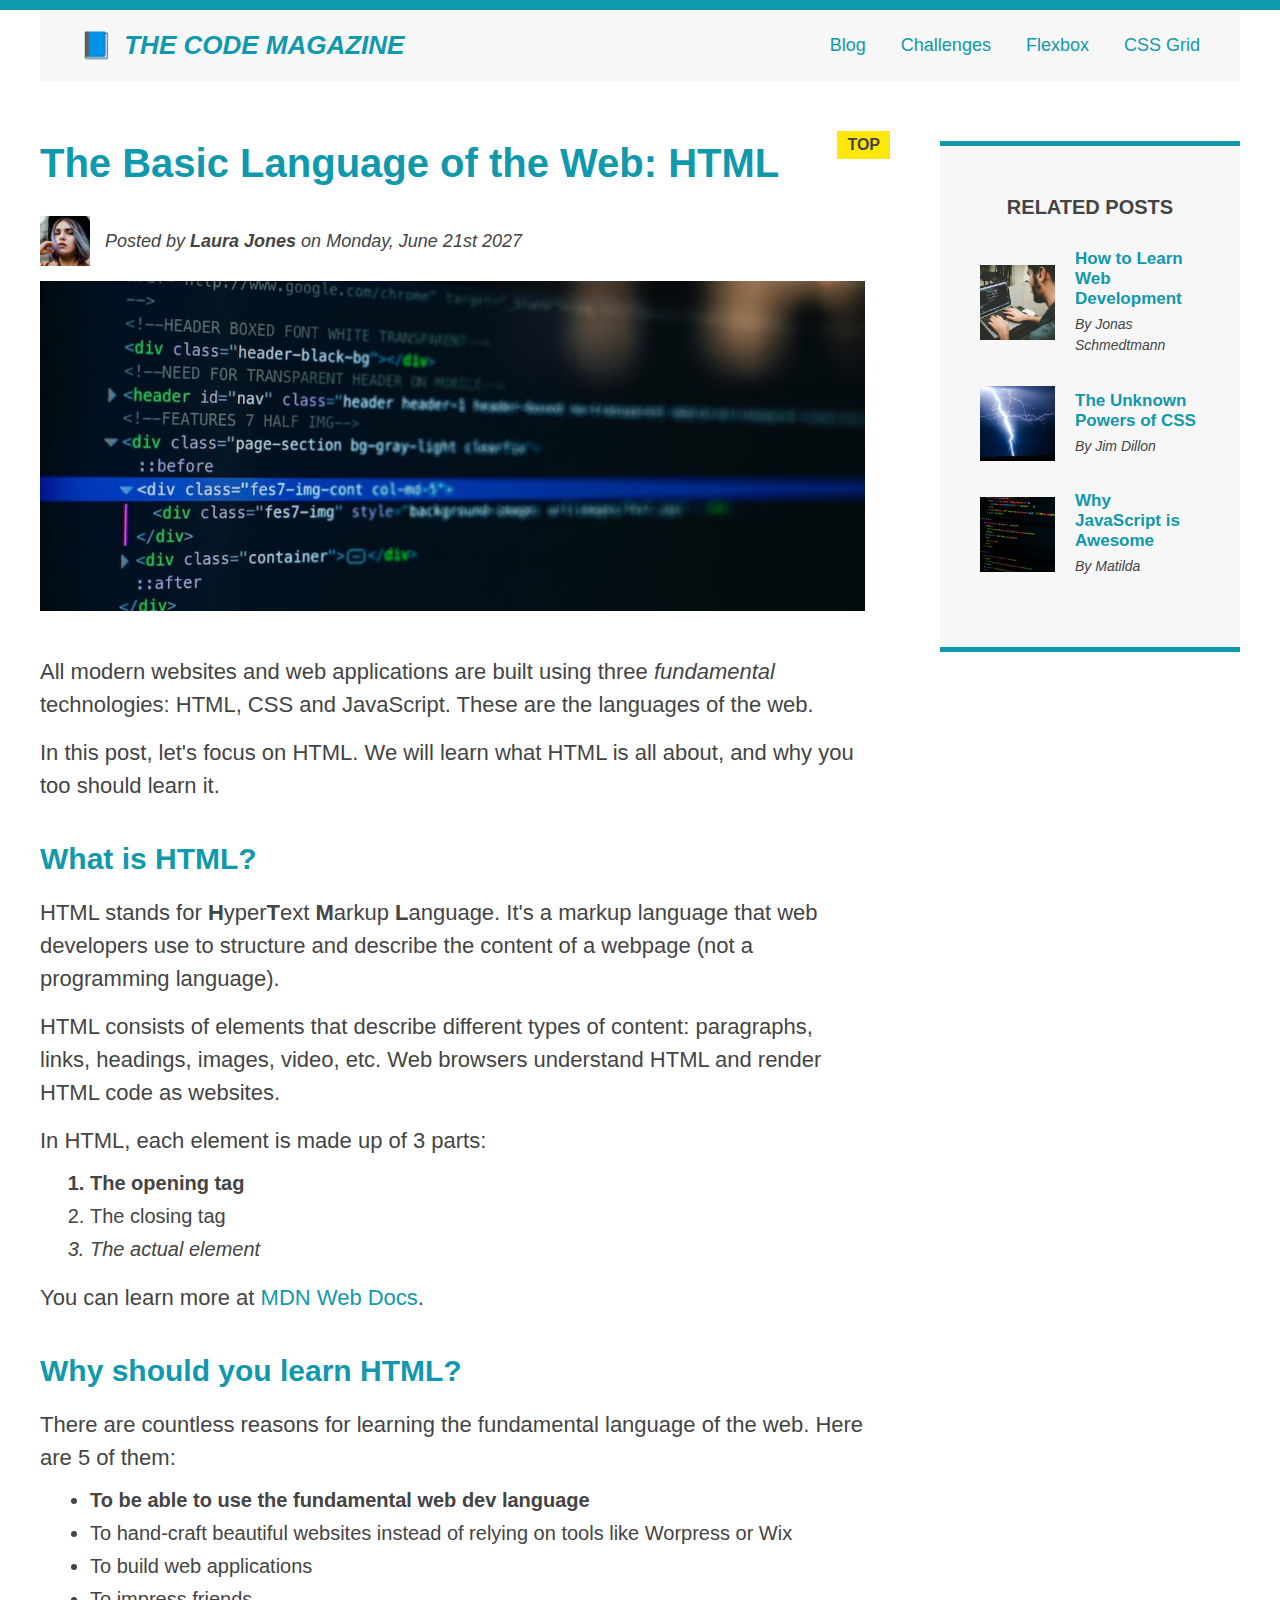
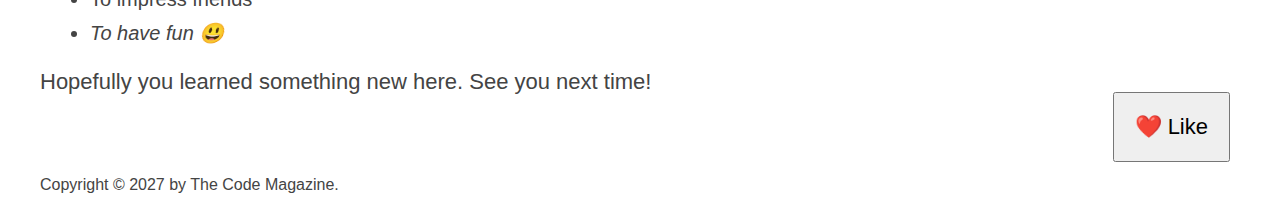
<file: day1/04-CSS-Layouts/index.html>
<!DOCTYPE html>
<html lang="en">
  <head>
    <meta charset="UTF-8" />
    <link href="style.css" rel="stylesheet" />

    <title>The Basic Language of the Web: HTML</title>
  </head>

  <body>
    <!--
    <h1>The Basic Language of the Web: HTML</h1>
    <h2>The Basic Language of the Web: HTML</h2>
    <h3>The Basic Language of the Web: HTML</h3>
    <h4>The Basic Language of the Web: HTML</h4>
    <h5>The Basic Language of the Web: HTML</h5>
    <h6>The Basic Language of the Web: HTML</h6>
    -->

    <div class="container">
      <header class="main-header clearfix">
        <h1>📘 The Code Magazine</h1>

        <nav>
          <!-- <strong>This is the navigation</strong> -->
          <a href="blog.html">Blog</a>
          <a href="#">Challenges</a>
          <a href="flexbox.html">Flexbox</a>
          <a href="css-grid.html">CSS Grid</a>
        </nav>

        <!-- <div class="clear"></div> -->
      </header>

      <!-- ONLY NECESSARY FOR FLEXBOX -->
      <!-- <div class="row"> -->
      <article>
        <header class="post-header">
          <h2>The Basic Language of the Web: HTML</h2>

          <div class="author-box">
            <img
              src="img/laura-jones.jpg"
              alt="Headshot of Laura Jones"
              height="50"
              width="50"
              class="author-img"
            />

            <p id="author" class="author">
              Posted by <strong>Laura Jones</strong> on Monday, June 21st 2027
            </p>
          </div>

          <img
            src="img/post-img.jpg"
            alt="HTML code on a screen"
            width="500"
            height="200"
            class="post-img"
          />
          <button>❤️ Like</button>
        </header>

        <p>
          All modern websites and web applications are built using three
          <em>fundamental</em>
          technologies: HTML, CSS and JavaScript. These are the languages of the
          web.
        </p>

        <p>
          In this post, let's focus on HTML. We will learn what HTML is all
          about, and why you too should learn it.
        </p>

        <h3>What is HTML?</h3>
        <p>
          HTML stands for <strong>H</strong>yper<strong>T</strong>ext
          <strong>M</strong>arkup <strong>L</strong>anguage. It's a markup
          language that web developers use to structure and describe the content
          of a webpage (not a programming language).
        </p>
        <p>
          HTML consists of elements that describe different types of content:
          paragraphs, links, headings, images, video, etc. Web browsers
          understand HTML and render HTML code as websites.
        </p>
        <p>In HTML, each element is made up of 3 parts:</p>

        <ol>
          <li class="first-li">The opening tag</li>
          <li>The closing tag</li>
          <li>The actual element</li>
        </ol>

        <p>
          You can learn more at
          <a
            href="https://developer.mozilla.org/en-US/docs/Web/HTML"
            target="_blank"
            >MDN Web Docs</a
          >.
        </p>

        <h3>Why should you learn HTML?</h3>

        <p>
          There are countless reasons for learning the fundamental language of
          the web. Here are 5 of them:
        </p>

        <ul>
          <li class="first-li">
            To be able to use the fundamental web dev language
          </li>
          <li>
            To hand-craft beautiful websites instead of relying on tools like
            Worpress or Wix
          </li>
          <li>To build web applications</li>
          <li>To impress friends</li>
          <li>To have fun 😃</li>
        </ul>

        <p>Hopefully you learned something new here. See you next time!</p>
      </article>

      <aside>
        <h4>Related posts</h4>

        <ul class="related">
          <li class="related-post">
            <img
              src="img/related-1.jpg"
              alt="Person programming"
              width="75"
              height="75"
            />
            <div>
              <a href="#" class="related-link">How to Learn Web Development</a>
              <p class="related-author">By Jonas Schmedtmann</p>
            </div>
          </li>
          <li class="related-post">
            <img
              src="img/related-2.jpg"
              alt="Lightning"
              width="75"
              height="75"
            />
            <div>
              <a href="#" class="related-link">The Unknown Powers of CSS</a>
              <p class="related-author">By Jim Dillon</p>
            </div>
          </li>
          <li class="related-post">
            <img
              src="img/related-3.jpg"
              alt="JavaScript code on a screen"
              width="75"
              height="75"
            />
            <div>
              <a href="#" class="related-link">Why JavaScript is Awesome</a>
              <p class="related-author">By Matilda</p>
            </div>
          </li>
        </ul>
      </aside>
      <!-- </div> -->

      <footer>
        <p id="copyright" class="copyright text">
          Copyright &copy; 2027 by The Code Magazine.
        </p>
      </footer>
    </div>
  </body>
</html>
</file>
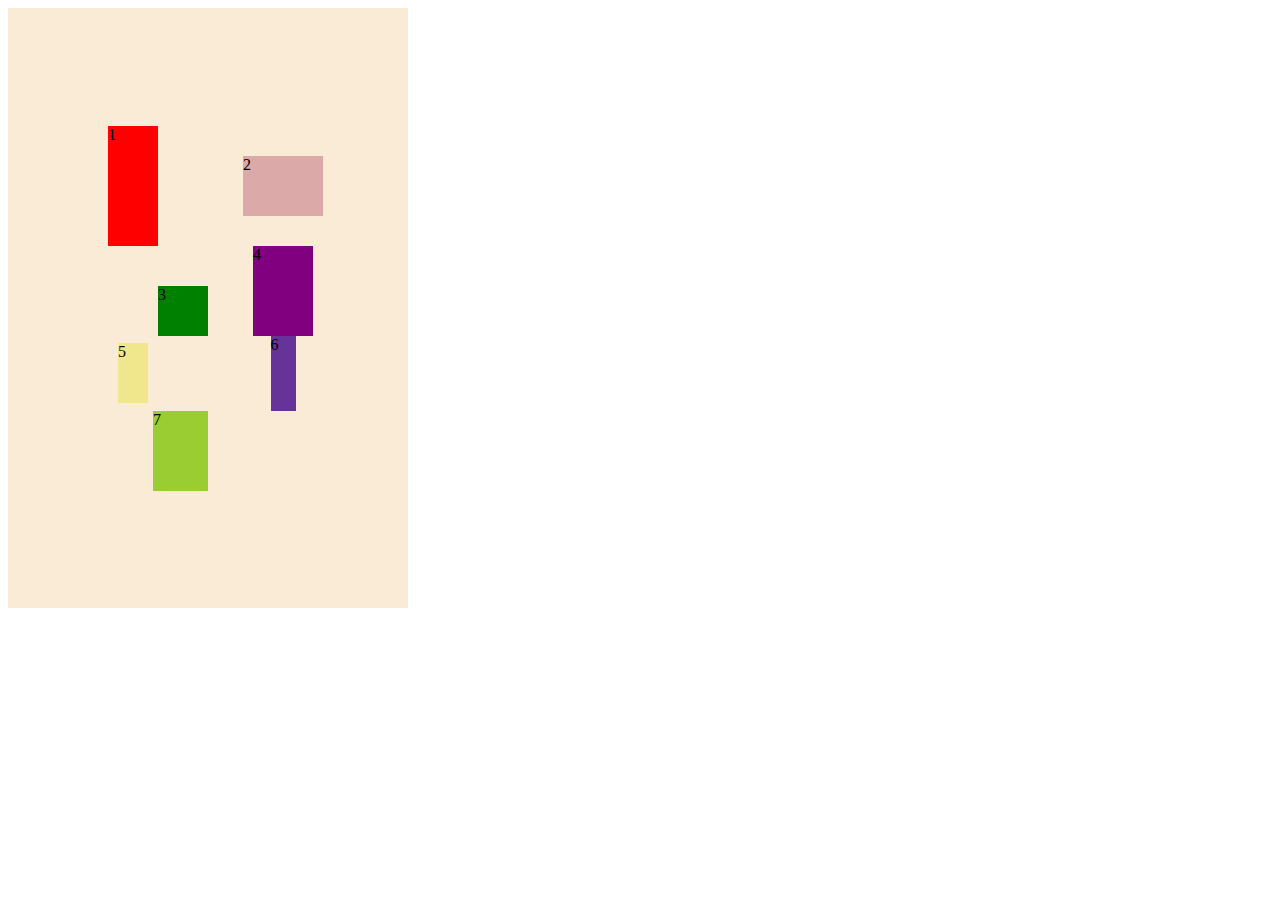
<file: day2/indec.html>
<!DOCTYPE html>
<html lang="en">
  <head>
    <meta charset="UTF-8" />
    <meta name="viewport" content="width=device-width, initial-scale=1.0" />
    <title>Document</title>
    <link rel="stylesheet" href="style.css" />
  </head>
  <body>
    <div class="shapes">
      <div class="sh-1">1</div>
      <div class="sh-2">2</div>
      <div class="sh-3">3</div>
      <div class="sh-4">4</div>
      <div class="sh-5">5</div>
      <div class="sh-6">6</div>
      <div class="sh-7">7</div>
    </div>
  </body>
</html>
</file>
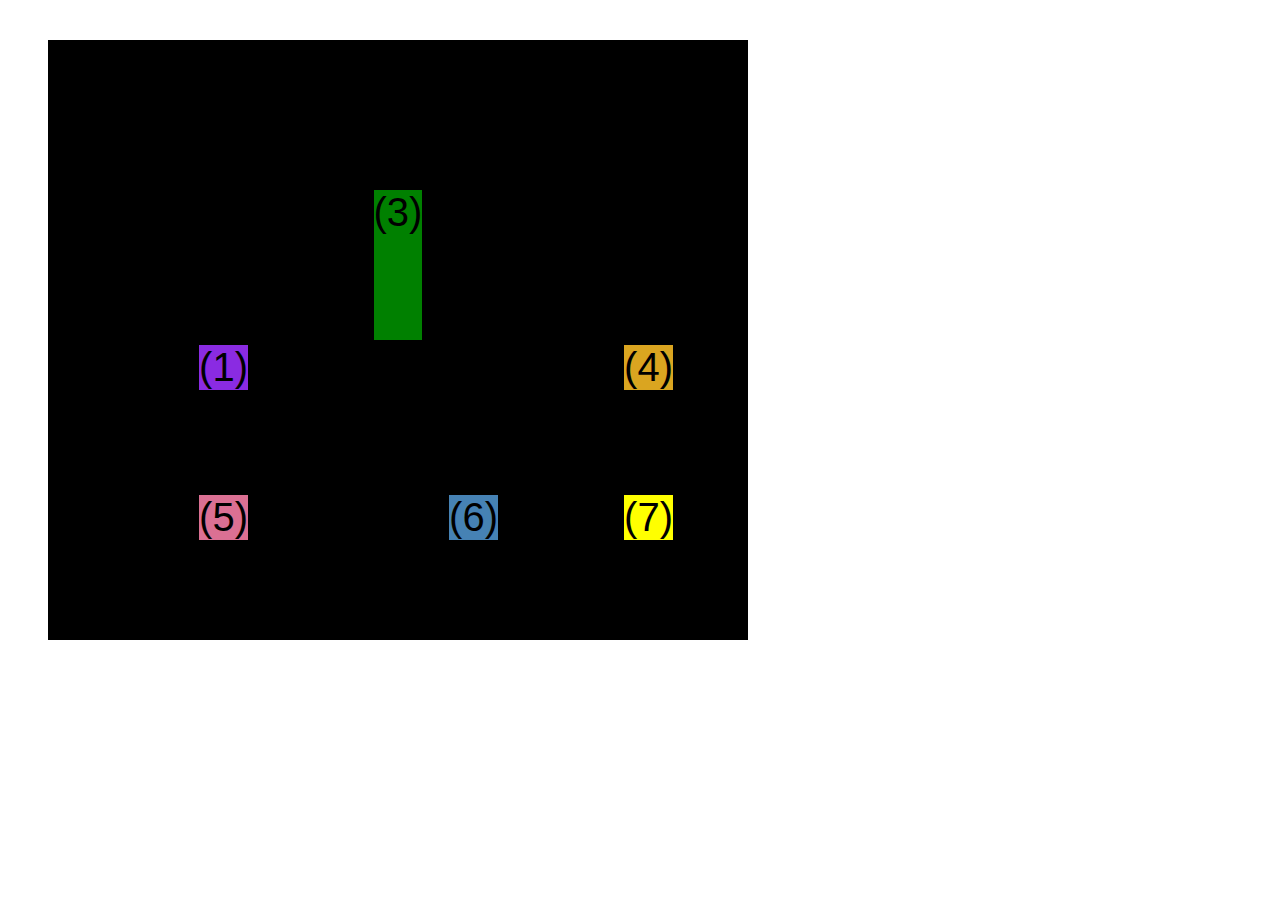
<file: day1/04-CSS-Layouts/css-grid.html>
<!DOCTYPE html>
<html lang="en">
  <head>
    <meta charset="UTF-8" />
    <meta http-equiv="X-UA-Compatible" content="IE=edge" />
    <meta name="viewport" content="width=device-width, initial-scale=1.0" />
    <title>CSS Grid</title>
    <style>
      .el--1 {
        background-color: blueviolet;
      }
      .el--2 {
        background-color: orangered;
      }
      .el--3 {
        background-color: green;
        height: 150px;
      }
      .el--4 {
        background-color: goldenrod;
      }
      .el--5 {
        background-color: palevioletred;
      }
      .el--6 {
        background-color: steelblue;
      }
      .el--7 {
        background-color: yellow;
      }
      .el--8 {
        background-color: crimson;
      }

      .container--1 {
        /* STARTER */
        font-family: sans-serif;
        background-color: #ddd;
        font-size: 30px;
        margin: 40px;

        /* CSS GRID */
        display: grid;
        /* grid-template-columns: 200px 200px 1fr 1fr; */
        /* grid-template-rows: 300px 200px; */
        /* grid-template-columns: 1fr 1fr 1fr auto; */

        grid-template-columns: repeat(4, 1fr);
        grid-template-rows: 1fr 1fr;
        /* height: 500px; */

        /* gap: 30px; */
        column-gap: 20px;
        row-gap: 40px;

        /* TEMP */
        display: none;
      }

      .el--8 {
        grid-column: 2 / 3;
        /* grid-row: 1 / span 2; */
        grid-row: 1 / 2;
      }

      .el--2 {
        /* grid-column: 1 / 4; */
        /* grid-column: 1 / span 4; */
        grid-column: 1 / -1;
        grid-row: 2;
      }

      .el--6 {
        /* grid-row: 3 / 5; */
      }

      .container--2 {
        /* STARTER */
        font-family: sans-serif;
        background-color: black;
        font-size: 40px;
        margin: 40px;

        width: 700px;
        height: 600px;

        /* CSS GRID */
        display: grid;
        grid-template-columns: 125px 200px 125px;
        grid-template-rows: 250px 100px;
        gap: 50px;

        /* Aligning tracks inside container: distribute empty space */
        justify-content: center;
        /* justify-content: space-between; */
        align-content: center;

        /* Aligning items INSIDE cells: moving items around inside cells */
        align-items: end;
        justify-items: end;
      }

      .el--3 {
        align-self: center;
        justify-self: center;
      }
    </style>
  </head>
  <body>
    <div class="container--1">
      <div class="el el--1">(1) HTML</div>
      <div class="el el--2">(2) and</div>
      <div class="el el--3">(3) CSS</div>
      <div class="el el--4">(4) are</div>
      <div class="el el--5">(5) amazing</div>
      <div class="el el--6">(6) languages</div>
      <!-- <div class="el el--7">(7) to</div> -->
      <div class="el el--8">(8) learn</div>
    </div>

    <div class="container--2">
      <div class="el el--1">(1)</div>
      <div class="el el--3">(3)</div>
      <div class="el el--4">(4)</div>
      <div class="el el--5">(5)</div>
      <div class="el el--6">(6)</div>
      <div class="el el--7">(7)</div>
    </div>
  </body>
</html>
</file>
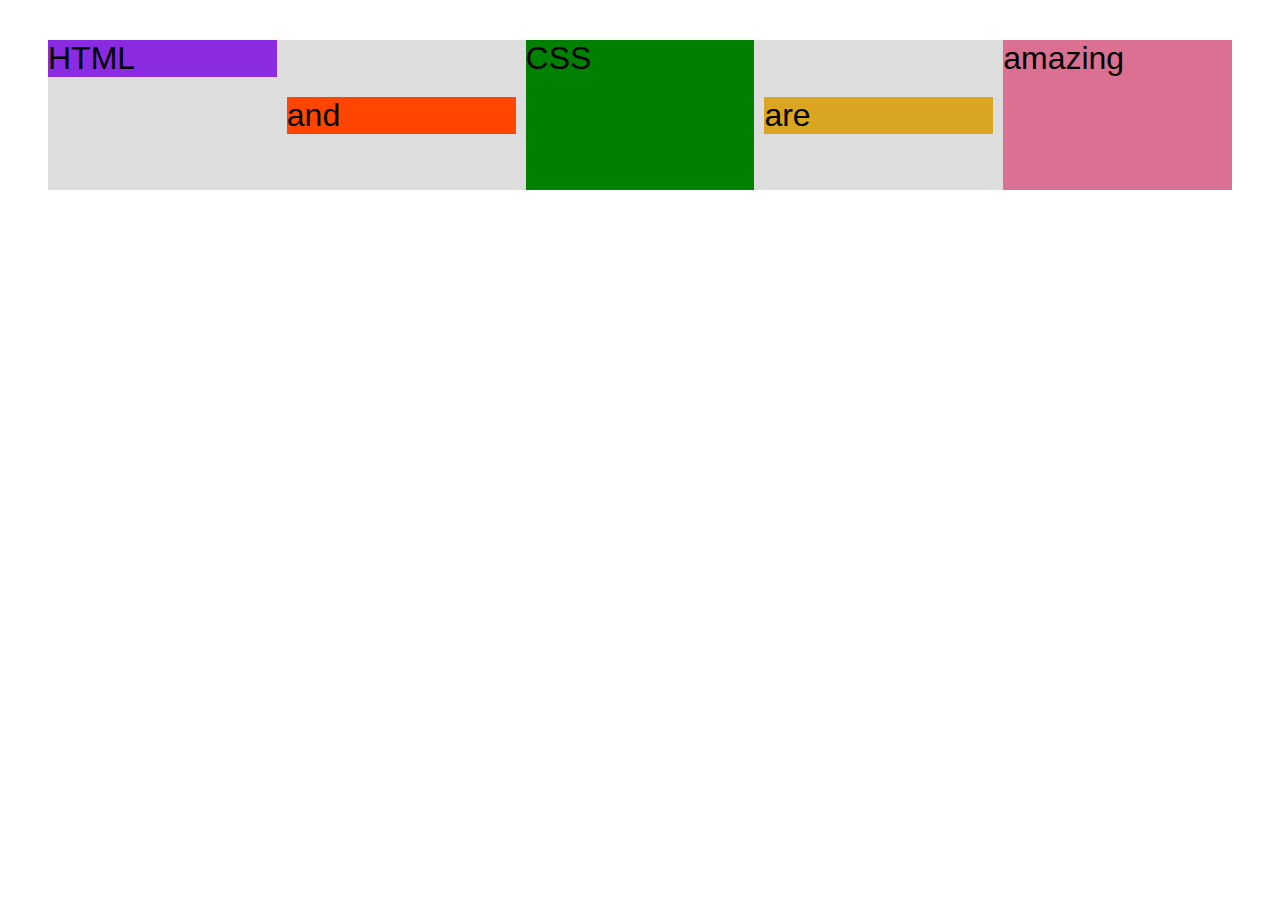
<file: day1/04-CSS-Layouts/flexbox.html>
<!DOCTYPE html>
<html lang="en">
  <head>
    <meta charset="UTF-8" />
    <meta http-equiv="X-UA-Compatible" content="IE=edge" />
    <meta name="viewport" content="width=device-width, initial-scale=1.0" />
    <title>Flexbox</title>
    <style>
      .el--1 {
        background-color: blueviolet;
      }
      .el--2 {
        background-color: orangered;
      }
      .el--3 {
        background-color: green;
        height: 150px;
      }
      .el--4 {
        background-color: goldenrod;
      }
      .el--5 {
        background-color: palevioletred;
      }
      .el--6 {
        background-color: steelblue;
      }
      .el--7 {
        background-color: yellow;
      }
      .el--8 {
        background-color: crimson;
      }

      .container {
        /* STARTER */
        font-family: sans-serif;
        background-color: #ddd;
        font-size: 32px;
        margin: 40px;

        /* FLEXBOX */
        display: flex;
        align-items: center;
        justify-content: flex-start;
        gap: 10px;
      }

      .el {
        /*
        DEFAULTS:
        flex-grow: 0;
        flex-shrink: 1;
        flex-basis: auto;
        */

        /* flex-basis: 200px; */
        /* flex-shrink: 0; */
        /* flex: 0 0 200px; */

        /* flex-grow: 1; */
        flex: 1;
      }

      .el--1 {
        align-self: flex-start;
        /* order: 2; */
        /* flex-grow: 3; */
      }

      .el--5 {
        align-self: stretch;
        order: 1;
      }

      .el--6 {
        order: -1;
      }
    </style>
  </head>
  <body>
    <div class="container">
      <div class="el el--1">HTML</div>
      <div class="el el--2">and</div>
      <div class="el el--3">CSS</div>
      <div class="el el--4">are</div>
      <div class="el el--5">amazing</div>
      <!-- <div class="el el--6">languages</div> -->
      <!-- <div class="el el--7">to</div>
      <div class="el el--8">learn</div> -->
    </div>
  </body>
</html>
</file>
<file: design/style.css>
* {
  margin: 0;
  padding: 0;
  box-sizing: border-box;
}

.container {
  width: 1000px;
  margin-left: auto;
  margin-right: auto;
  font-family: Roboto;
}

.sect-1 {
  display: grid;
  column-gap: 50px;
  margin-top: 50px;
  margin-bottom: 50px;
  grid-template-columns: 1fr 1fr;
}
.sect-1-art-2-img {
  width: 100%;
}
.sect-1-art-1-head {
  font-size: 42px;
  font-weight: 300;
  line-height: 0.8;
  margin-bottom: 20px;
}
.sect-1-art-1-para {
  font-size: 18px;
  color: black;
  margin-bottom: 30px;
  font-weight: 100;
}

.sect-1-art-1-btn 
{
	border: 0px;
	background-color: green;
	padding-left: 15px;
	padding-right: 15px;
  padding-top: 10px;
  padding-bottom: 10px;
	border-radius: 20px;
}

.sect-1-art-1-btn:hover 
{
  cursor:  grab;
  background-color: rgb(23, 148, 23);
}
.sect-1-art-2-img 
{
	border-radius: 25px;
}

.sect-2-art-box-1-svg-cont 
{
  width: 30px;
  height: 30px;
  margin-bottom: 20px;
}

.sect-2-head 
{
  font-size: 32px;
  font-weight: 500;
  margin-bottom: 20px;
}
.sect-2-art 
{

    display: grid;
    column-gap: 20px;
    grid-template-columns: 1fr 1fr 1fr;
}
.sect-2-art-box-1 
{
  background-color: antiquewhite;
}

.sect-2-svg 
{
  stroke: green;
}

.sect-2-art-box-1-head 
{
  font-size: 20px;
  margin-bottom: 20px;
}

.sect-2-art-box-1-para{
  font-size: 14px;
}

.sect-2 
{
  margin-bottom: 50px;
}

.sect-3 
{
  display: grid;
  border-radius: 20px;
  background-color: green;
  column-gap: 20px;
  padding: 20px;
  grid-template-columns: 1fr 3fr; 
}

.sect-3-img 
{
  width: 100%;
  border-radius: 20px;
}

.sect-3-text 
{
  color: azure;
}

.sect-3-para-1 
{
  font-size: 28px;
  font-weight: 600;
  margin-bottom: 20px;
}
.sect-3-para-2 
{
  margin-bottom: 30px;
}
.sect-3 
{
  margin-bottom: 50px;
}
.sect-4-head 
{
  font-size: 32px;
  margin-bottom: 30px;
}

.sect-4-cards 
{
  display: grid;
  column-gap: 5%;
  row-gap: 2%;
  grid-template-columns: 1fr 1fr 1fr; 
}
.sect-4-card-1 
{
  background-color: aliceblue;
}
.sect-4-card-1-img 
{
  width: 100%;
  border-radius: 20px;
  border-bottom-left-radius: 0;
  border-bottom-right-radius: 0;
  margin-bottom: 30px;
}
.sect-4-card-1-text-price 
{
  padding: 20px;
}
.sect-4-card-1-text-1 
{
  font-size: 18px;
  font-weight: 500;
  margin-bottom: 20px;
}
.sect-4-card-1-icon-cont 
{
  width: 25px;
}
.sect-4-card-1-icon-text-cont 
{
  /* background-color: aqua; */
  display: flex;
  gap: 10px;
  margin-bottom: 10px;
  align-items: center;
}
.sect-4-svg 
{
  stroke: green;
}
.qwerty
{
  margin-bottom: 20px;
}

.sect-4-price-btn 
{
  display: flex;
  align-items: center;
  justify-content: space-between;
}

.sect-4-price-btn p {
  font-size: 24px;
  font-weight: 500;
}

.sect-4-price-btn button 
{
  border: 0;
  background-color: green;
  padding: 16px 32px;
  border-radius: 24px;
}
.sect-4-card-1 
{
  border-radius: 20px;
}


.sect-4 
{
  margin-bottom: 200px;
}
footer 
{
  margin-bottom: 100px;
}

.container 
{
  border-bottom: 10px solid green;
}
</file>
<file: day1/04-CSS-Layouts/style.css>
* {
  /* border-top: 10px solid #1098ad; */
  margin: 0;
  padding: 0;
  box-sizing: border-box;
}

/* PAGE SECTIONS */
body {
  color: #444;
  font-family: sans-serif;

  border-top: 10px solid #1098ad;
  position: relative;
}

.container {
  width: 1200px;
  /* margin-left: auto;
  margin-right: auto; */
  margin: 0 auto;
}

.main-header {
  background-color: #f7f7f7;
  /* padding: 20px;
  padding-left: 40px;
  padding-right: 40px; */
  padding: 20px 40px;
  /* margin-bottom: 60px; */
  /* height: 80px; */
}

nav {
  font-size: 18px;
  /* text-align: center; */
}

article {
  /* margin-bottom: 60px; */
}

.post-header {
  margin-bottom: 40px;
  /* position: relative; */
}

aside {
  background-color: #f7f7f7;
  border-top: 5px solid #1098ad;
  border-bottom: 5px solid #1098ad;
  padding: 50px 40px;
}

/* SMALLER ELEMENTS */
h1,
h2,
h3 {
  color: #1098ad;
}

h1 {
  font-size: 26px;
  text-transform: uppercase;
  font-style: italic;
}

h2 {
  font-size: 40px;
  margin-bottom: 30px;
}

h3 {
  font-size: 30px;
  margin-bottom: 20px;
  margin-top: 40px;
}

h4 {
  font-size: 20px;
  text-transform: uppercase;
  text-align: center;
  margin-bottom: 30px;
}

p {
  font-size: 22px;
  line-height: 1.5;
  margin-bottom: 15px;
}

ul,
ol {
  margin-left: 50px;
  margin-bottom: 20px;
}

li {
  font-size: 20px;
  margin-bottom: 10px;
  /* display: inline; */
}

li:last-child {
  margin-bottom: 0;
}

/* footer p {
  font-size: 16px;
} */

/* article header p {
  font-style: italic;
} */

#author {
  font-style: italic;
  font-size: 18px;
}

#copyright {
  font-size: 16px;
}

.related-author {
  font-size: 18px;
  font-weight: bold;
}

/* ul {
  list-style: none;
} */

.related {
  list-style: none;
  margin-left: 0;
}

body {
  /* background-color: orangered; */
}

/* .first-li {
  font-weight: bold;
} */

li:first-child {
  font-weight: bold;
}

li:last-child {
  font-style: italic;
}

li:nth-child(even) {
  /* color: red; */
}

/* Misconception: this won't work! */
article p:first-child {
  color: red;
}

/* Styling links */
a:link {
  color: #1098ad;
  text-decoration: none;
}

a:visited {
  /* color: #777; */
  color: #1098ad;
}

a:hover {
  color: orangered;
  font-weight: bold;
  text-decoration: underline orangered;
}

a:active {
  background-color: black;
  font-style: italic;
}
/* LVHA */

.post-img {
  width: 100%;
  height: auto;
}

nav a:link {
  /* background-color: orangered;
  margin: 20px;
  padding: 20px;

  display: block; */

  margin-right: 30px;
  display: inline-block;
}

nav a:link:last-child {
  margin-right: 0;
}

button {
  font-size: 22px;
  padding: 20px;
  cursor: pointer;

  position: absolute;
  /* top: 50px;
  left: 50px; */
  bottom: 50px;
  right: 50px;
}

h1::first-letter {
  font-style: normal;
  margin-right: 5px;
}

h3 + p::first-line {
  /* color: red; */
}

h2 {
  /* background-color: orange; */
  position: relative;
}

h2::before {
  content: "TOP";
  background-color: #ffe70e;
  color: #444;
  font-size: 16px;
  font-weight: bold;
  display: inline-block;
  padding: 5px 10px;
  position: absolute;
  top: -10px;
  right: -25px;
}

/* Resolving conflicts */
/* #copyright {
  color: red;
}

.copyright {
  color: blue;
}

.text {
  color: yellow;
}

footer p {
  color: green !important;
} */

/* nav a:link,
nav p {
  font-size: 18px;
} */

/* FLOATS */
/*
.author-img {
  float: left;
  margin-bottom: 20px;
}

.author {
  float: left;
  margin-top: 10px;
  margin-left: 20px;
}

h1 {
  float: left;
}

nav {
  float: right;
}

.clear {
  clear: both;
}

.clearfix::after {
  clear: both;
  content: "";
  display: block;
}

article {
  width: 825px;
  float: left;
}

aside {
  width: 300px;
  float: right;
}

footer {
  clear: both;
}
*/

/* FLEXBOX */
.main-header {
  display: flex;
  align-items: center;
  justify-content: space-between;
}

.author-box {
  display: flex;
  align-items: center;
  margin-bottom: 15px;
}

.author {
  margin-bottom: 0;
  margin-left: 15px;
}

.related-post {
  display: flex;
  align-items: center;
  gap: 20px;
  margin-bottom: 30px;
}

.related-link:link {
  font-size: 17px;
  font-weight: bold;
  font-style: normal;
  margin-bottom: 5px;
  display: block;
}

.related-author {
  margin-bottom: 0;
  font-size: 14px;
  font-weight: normal;
  font-style: italic;
}

/* FLEXBOX LAYOUT */
/* .row {
  display: flex;
  align-items: flex-start;
  gap: 75px;
  margin-bottom: 60px;
}

article {
  flex: 1;
  margin-bottom: 0;
}

aside {
  
  DEFAULTS:
  flex-grow: 0;
  flex-shrink: 1;
  flex-basis: auto;

  flex: 0 0 300px;
} */

/* CSS GRID LAYOUT */
.container {
  display: grid;
  grid-template-columns: 1fr 300px;
  column-gap: 75px;
  row-gap: 60px;
  align-items: start;
}

.main-header {
  /* grid-column: 1 / span 2; */
  grid-column: 1 / -1;
}

article {
}

aside {
}

footer {
  grid-column: 1 / -1;
}
</file>
<file: day2/style.css>
.sh-1 {
  background-color: red;
  width: 50px;
  height: 120px;
}
.sh-2 {
  background-color: rgb(220, 169, 169);
  width: 80px;
  height: 60px;
}
.sh-3 {
  background-color: green;
  width: 50px;
  height: 50px;
  align-self: flex-end;
  justify-self: end;
}
.sh-4 {
  background-color: purple;
  width: 60px;
  height: 90px;
}
.sh-5 {
  background-color: khaki;
  width: 30px;
  height: 60px;
}
.sh-6 {
  background-color: rebeccapurple;
  width: 25px;
  height: 75px;
}
.sh-7 {
  background-color: yellowgreen;
  width: 55px;
  height: 80px;
  justify-self: end;
}

.shapes {
  display: grid;
  grid-template-columns: 150px 150px;
  width: 400px;
  height: 600px;
  background-color: antiquewhite;
  justify-content: center;
  align-content: center;
  align-items: center;
  justify-items: center;
}
</file>
